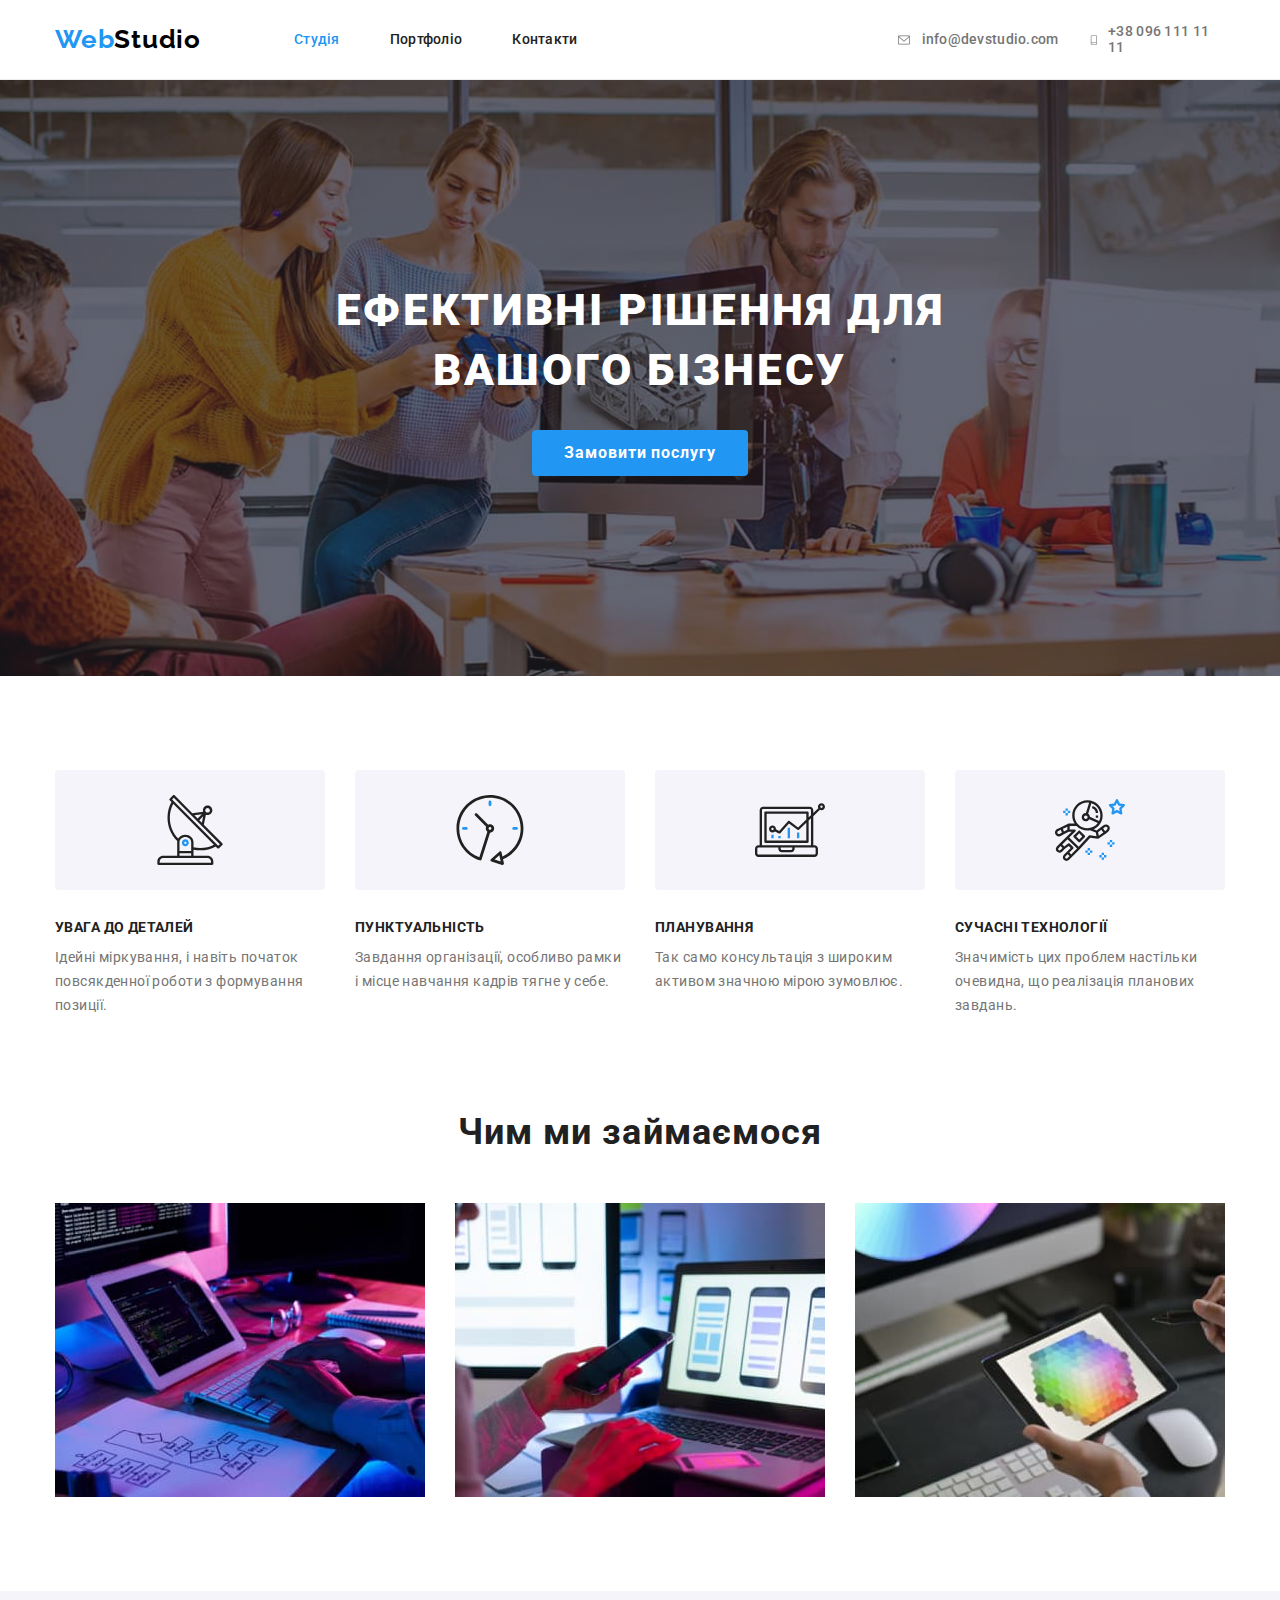
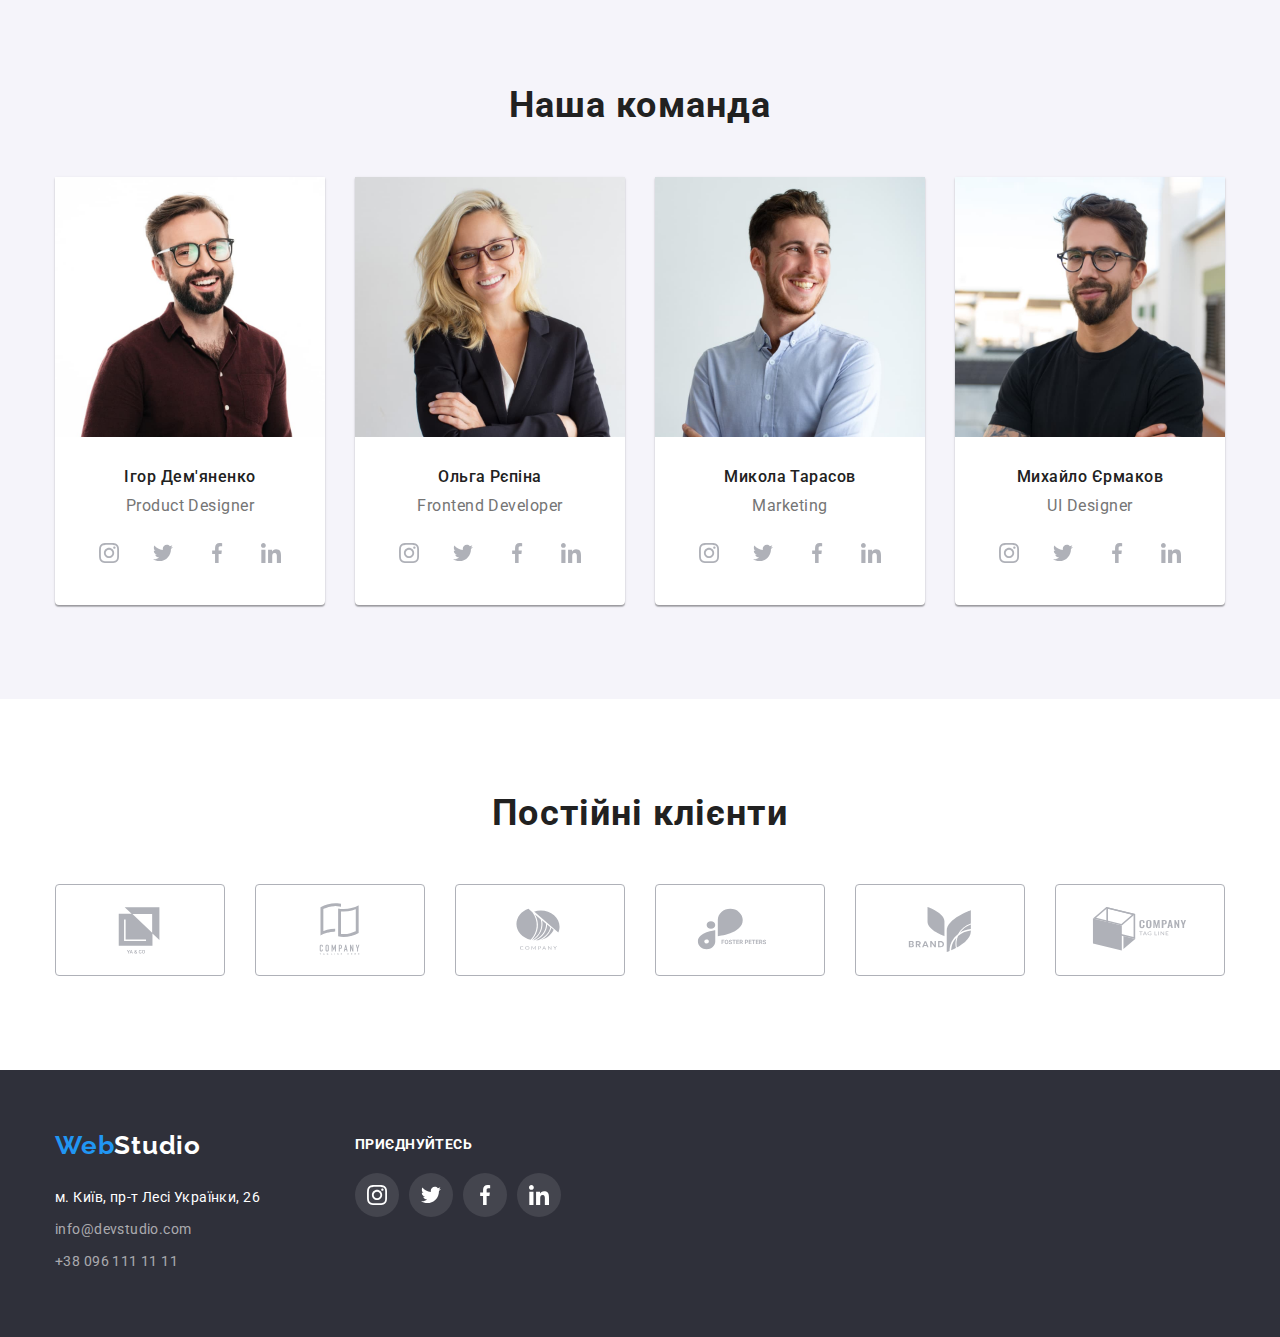
<file: index.html>
<!DOCTYPE html>
<html lang="uk">
<head>
    <meta charset="UTF-8">
    <meta http-equiv="X-UA-Compatible" content="IE=edge">
    <meta name="viewport" content="width=device-width, initial-scale=1.0">
    <title>Document</title>
    <link rel="stylesheet" href="./css/modern-normalize.css">
    <link rel="stylesheet" href="./css/style.css">
    <link href="https://fonts.googleapis.com/css2?family=Raleway:wght@700&family=Roboto:wght@400;500;700;900&display=swap" rel="stylesheet">
</head>
<body>

    <!--шапка сайту-->
    <header class="header">
        <div class="container main">
            <a class="logo link" href="/index.html">
                <span class="logo-left">Web</span><span class="studio">Studio</span> 
            </a>
            <nav class="nav">
                <ul class="nav-list list">
                    <li class="nav-item item"><a class="link first-link" href="index.html">Студія</a></li>
                    <li class="nav-item item"> <a class="link link-text" href="./portfolio.html" >Портфоліо</a></li>
                    <li class="nav-item item"> <a class="link link-text" href="index.html">Контакти</a></li>
                </ul>
            </nav>
            <div>
                <ul class="contact-list list">
                    <li class="contacts-item"><a class="link-icon" href="mailto:info@devstudio.com" target="_blank"
                        rel="noopener noreferrer" aria-label="link to email"> <svg width="16" height="12">
                        <use href="./images/symbol.svg#icon-envelope"></use></svg>info@devstudio.com</a>
                    </li>
                    <li class="contacts-item"> <a class="link-icon" href="tel:+38096111111" target="_blank" 
                        rel="noopener noreferrer" aria-label="link to phone"> <svg width="10" height="16">
                        <use href="./images/symbol.svg#icon-smartphone"></use></svg>+38 096 111 11 11</a>
                    </li>
                </ul>
            </div> 
        </div>
    </header>

    <!-- Hero -->

    <main>
        <section class="hero">
            <div class="container">
                <h1 class="hero-titel">Ефективні рішення для <br/> вашого бізнесу</h1>
                <button class="hero-button" type="button">Замовити послугу</button>
            </div>
        </section>
        
    <!-- About -->

        <section class="about section">
            <div class="container">
                <h2 class="visually-hidden">Про нас</h2>

                <ul class="section-list list">
                    <li class="item svg-item"> 
                        <div class="div-svg">
                            <svg class="advantages-icon" width="70" height="70">
                                <use href="./images/symbol.svg#icon-antena">
                            </svg>
                        </div>
                        <h3 class="about-item">Увага до деталей</h3> 
                        <p class="about-text">Ідейні міркування, і навіть початок повсякденної роботи з формування позиції.</p> 
                    </li>
                    <li class="item">
                        <div class="div-svg">
                            <svg class="advantages-icon" width="70" height="70">
                                <use href="./images/symbol.svg#icon-clock">
                            </svg>
                        </div> 
                        <h3 class="about-item">Пунктуальність</h3> 
                        <p class="about-text">Завдання організації, особливо рамки і місце навчання кадрів тягне у себе.</p> 
                    </li>
                    <li class="item">
                        <div class="div-svg">
                            <svg class="advantages-icon" width="70" height="70">
                                <use href="./images/symbol.svg#icon-diagram">
                            </svg>
                        </div> 
                        <h3 class="about-item">Планування</h3> 
                        <p class="about-text">Так само консультація з широким активом значною мірою зумовлює.</p> 
                    </li>
                    <li class="item">
                        <div class="div-svg">
                            <svg class="advantages-icon" width="70" height="70">
                                <use href="./images/symbol.svg#icon-astronaut">
                            </svg>
                        </div> 
                        <h3 class="about-item">Сучасні технологіЇ</h3> 
                        <p class="about-text">Значимість цих проблем настільки очевидна, що реалізація планових завдань.</p> 
                    </li>
                </ul>
            </div>
        </section>

        <section class="product section">
            <div class="container">
                <h2 class="product-titel">Чим ми займаємося</h2>
                <ul class="section-list list">
                    <li class="item">
                        <img src="./images/img.jpg" alt="Плануй" width="370" />
                    </li>
                    <li class="item">
                        <img src="./images/img1.jpg" alt="Розроби" width="370" />
                    </li>
                    <li class="item">
                        <img src="./images/img2.jpg" alt="Використовуй" width="370" />
                    </li>
                </ul>
            </div>
        </section>

        <section class="team team-section">
            <div class="container">
                <h2 class="product-titel">Наша команда</h2>
                <ul class="section-list list">
                    <li class="item">
                        <img src="./images/img3.jpg" alt="Розробник1" width="270" />
                        <div class="person">
                            <h3 class="team-item">Ігор Дем'яненко</h3>
                            <p class="team-text">Product Designer</p>
                            <ul class="team-icons">
                                <li>
                                    <a class="team-svg" href="https://www.instagram.com/lavashyk_official/" aria-label="Instagram">
                                        <svg class="team-icon" width="20" height="20">
                                            <use href="./images/symbol.svg#icon-instagram"></use>
                                        </svg>
                                    </a>
                                </li>
                                <li>
                                    <a class="team-svg" href="https://twitter.com/" aria-label="Twitter">
                                        <svg class="team-icon" width="20" height="20">
                                            <use href="./images/symbol.svg#icon-twitter"></use>
                                        </svg>
                                    </a>
                                </li>
                                <li>
                                    <a class="team-svg" href="https://www.facebook.com/" aria-label="Facebook">
                                        <svg class="team-icon" width="20" height="20">
                                            <use href="./images/symbol.svg#icon-facebook"></use>
                                        </svg>
                                    </a>
                                </li>
                                <li>
                                    <a class="team-svg" href="https://ua.linkedin.com/" aria-label="LinkedIn">
                                        <svg class="team-icon" width="20" height="20">
                                            <use href="./images/symbol.svg#icon-linkedin"></use>
                                        </svg>
                                    </a>
                                </li>
                            </ul>
                        </div>
                    </li>
                    <li class="item">
                        <img src="./images/img4.jpg" alt="Розробник2" width="270" />
                        <div class="person">
                            <h3 class="team-item">Ольга Рєпіна</h3>
                            <p class="team-text">Frontend Developer</p>
                            <ul class="team-icons">
                                <li>
                                    <a class="team-svg" href="https://www.instagram.com/lavashyk_official/" aria-label="Instagram">
                                        <svg class="team-icon" width="20" height="20">
                                            <use href="./images/symbol.svg#icon-instagram"></use>
                                        </svg>
                                    </a>
                                </li>
                                <li>
                                    <a class="team-svg" href="https://twitter.com/" aria-label="Twitter">
                                        <svg class="team-icon" width="20" height="20">
                                            <use href="./images/symbol.svg#icon-twitter"></use>
                                        </svg>
                                    </a>
                                </li>
                                <li>
                                    <a class="team-svg" href="https://www.facebook.com/" aria-label="Facebook">
                                        <svg class="team-icon" width="20" height="20">
                                            <use href="./images/symbol.svg#icon-facebook"></use>
                                        </svg>
                                    </a>
                                </li>
                                <li>
                                    <a class="team-svg" href="https://ua.linkedin.com/" aria-label="LinkedIn">
                                        <svg class="team-icon" width="20" height="20">
                                            <use href="./images/symbol.svg#icon-linkedin"></use>
                                        </svg>
                                    </a>
                                </li>
                            </ul>
                        </div>
                    </li>
                    <li class="item">
                        <img src="./images/img5.jpg" alt="Розробник3" width="270" />
                        <div class="person">
                            <h3 class="team-item">Микола Тарасов</h3>
                            <p class="team-text">Marketing</p>
                            <ul class="team-icons">
                                <li>
                                    <a class="team-svg" href="https://www.instagram.com/lavashyk_official/" aria-label="Instagram">
                                        <svg class="team-icon" width="20" height="20">
                                            <use href="./images/symbol.svg#icon-instagram"></use>
                                        </svg>
                                    </a>
                                </li>
                                <li>
                                    <a class="team-svg" href="https://twitter.com/" aria-label="Twitter">
                                        <svg class="team-icon" width="20" height="20">
                                            <use href="./images/symbol.svg#icon-twitter"></use>
                                        </svg>
                                    </a>
                                </li>
                                <li>
                                    <a class="team-svg" href="https://www.facebook.com/" aria-label="Facebook">
                                        <svg class="team-icon" width="20" height="20">
                                            <use href="./images/symbol.svg#icon-facebook"></use>
                                        </svg>
                                    </a>
                                </li>
                                <li>
                                    <a class="team-svg" href="https://ua.linkedin.com/" aria-label="LinkedIn">
                                        <svg class="team-icon" width="20" height="20">
                                            <use href="./images/symbol.svg#icon-linkedin"></use>
                                        </svg>
                                    </a>
                                </li>
                            </ul>
                        </div>
                    </li>
                    <li class="item">
                        <img src="./images/img6.jpg" alt="Розробник4" width="270" />
                        <div class="person">
                            <h3 class="team-item">Михайло Єрмаков</h3>
                            <p class="team-text">UI Designer</p>
                            <ul class="team-icons">
                                <li>
                                    <a class="team-svg" href="https://www.instagram.com/lavashyk_official/" aria-label="Instagram">
                                        <svg class="team-icon" width="20" height="20">
                                            <use href="./images/symbol.svg#icon-instagram"></use>
                                        </svg>
                                    </a>
                                </li>
                                <li>
                                    <a class="team-svg" href="https://twitter.com/" aria-label="Twitter">
                                        <svg class="team-icon" width="20" height="20">
                                            <use href="./images/symbol.svg#icon-twitter"></use>
                                        </svg>
                                    </a>
                                </li>
                                <li>
                                    <a class="team-svg" href="https://www.facebook.com/" aria-label="Facebook">
                                        <svg class="team-icon" width="20" height="20">
                                            <use href="./images/symbol.svg#icon-facebook"></use>
                                        </svg>
                                    </a>
                                </li>
                                <li>
                                    <a class="team-svg" href="https://ua.linkedin.com/" aria-label="LinkedIn">
                                        <svg class="team-icon" width="20" height="20">
                                            <use href="./images/symbol.svg#icon-linkedin"></use>
                                        </svg>
                                    </a>
                                </li>
                            </ul>
                        </div>
                    </li>
                </ul>
            </div>
        </section>


        <section class="clients section">
            <div class="container">
            <h2 class="product-titel">Постійні клієнти</h2>
                <ul class="section-list list">
                    <li class="item">
                        <a class="clients-svg" href="#" aria-label="Company1">
                        <svg class="clients-icon" width="106" height="60">
                            <use href="./images/symbol.svg#icon-Logo1"></use>
                        </svg>
                        </a>
                    </li>
                    <li class="item">
                        <a class="clients-svg" href="#" aria-label="Company2">
                            <svg class="clients-icon" width="106" height="60">
                                <use href="./images/symbol.svg#icon-Logo2"></use>
                            </svg>
                        </a>
                    </li>
                    <li class="item">
                        <a class="clients-svg" href="#" aria-label="Company3">
                            <svg class="clients-icon" width="106" height="60">
                                <use href="./images/symbol.svg#icon-Logo3"></use>
                            </svg>
                        </a>
                    </li>
                    <li class="item">
                        <a class="clients-svg" href="#" aria-label="Company4">
                            <svg class="clients-icon" width="106" height="60">
                                <use href="./images/symbol.svg#icon-Logo4"></use>
                            </svg>
                        </a>
                    </li>
                    <li class="item">
                        <a class="clients-svg" href="#" aria-label="Company5">
                            <svg class="clients-icon" width="106" height="60">
                                <use href="./images/symbol.svg#icon-Logo5"></use>
                            </svg>
                        </a>
                    </li>
                    <li class="clients-item list-item">
                        <a class="clients-svg" href="#" aria-label="Company6">
                            <svg class="clients-icon" width="106" height="60">
                                <use href="./images/symbol.svg#icon-Logo6"></use>
                            </svg>
                        </a>
                    </li>
                </ul>
            </div>
        </section>
    </main>
    <!-- Футер -->
    <footer class="footer">
        <div class="container footer-container">
            <div>
                <div class="div-logo">
                <a class="logo" href="/index.html">
                    <span class="logo-left-footer">Web</span><span class="studio-footer">Studio</span>
                </a>
                </div>
                <address class="address-list"> 
                    <a class="footer-link address" href="https://goo.gl/maps/TMibXyuG7LxRnU1eA" target="_blank" rel="noopener noreferrer">м. Київ, пр-т Лесі Українки, 26</a><br>
                    <a class="footer-link email" href="mailto:info@devstudio.com">info@devstudio.com</a><br>
                    <a class="footer-link phone" href="tel:+380961111111">+38 096 111 11 11</a>
                </address>
            </div>
        

            <div class="social-media">
                <h4 class="social-title">приєднуйтесь</h4>
                <ul class="social-icons">
                    <li>
                        <a class="link-svg" href="https://www.instagram.com/lavashyk_official/" aria-label="Instagram">
                        <svg class="social-icon" width="20" height="20">
                            <use href="./images/symbol.svg#icon-instagram"></use>
                        </svg>
                        </a>
                    </li>
                    <li>
                        <a class="link-svg" href="https://twitter.com/" aria-label="Twitter">
                        <svg class="social-icon" width="20" height="20">
                            <use href="./images/symbol.svg#icon-twitter"></use>
                        </svg>
                        </a>
                    </li>
                    <li>
                        <a class="link-svg" href="https://www.facebook.com/" aria-label="Facebook">
                        <svg class="social-icon" width="20" height="20">
                            <use href="./images/symbol.svg#icon-facebook"></use>
                        </svg>
                        </a>
                    </li>
                    <li>
                        <a class="link-svg" href="https://ua.linkedin.com/" aria-label="LinkedIn">
                        <svg class="social-icon" width="20" height="20">
                            <use href="./images/symbol.svg#icon-linkedin"></use>
                        </svg>
                        </a>
                    </li>
                </ul>
            </div>
        </div>
    </footer>
</body>
</html>
</file>
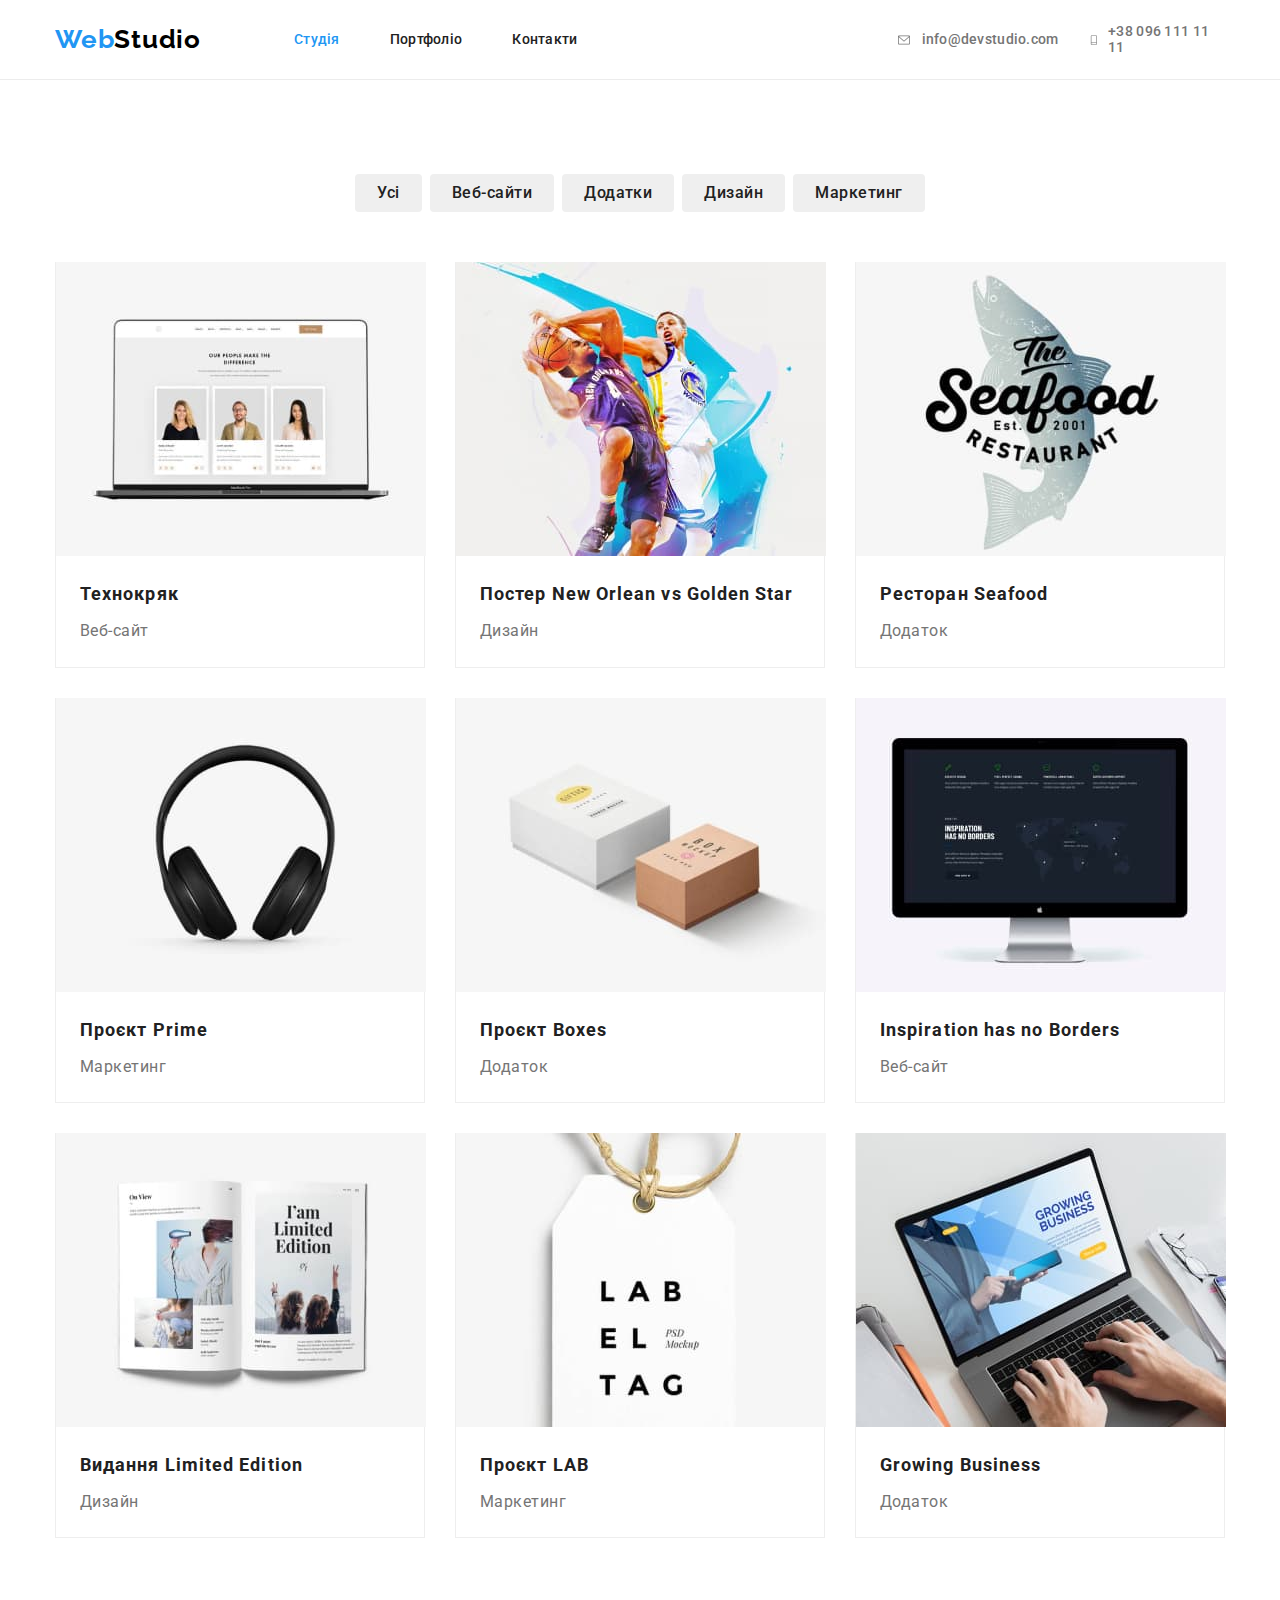
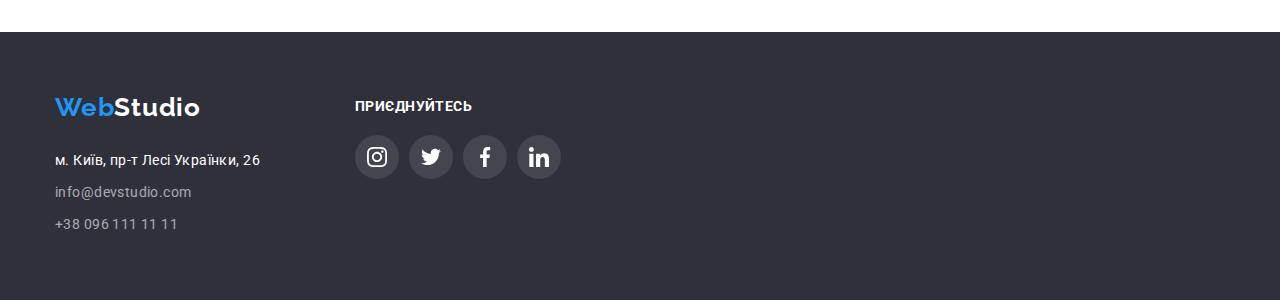
<file: portfolio.html>
<!DOCTYPE html>
<html lang="uk">
<head>
    <meta charset="UTF-8">
    <meta http-equiv="X-UA-Compatible" content="IE=edge">
    <meta name="viewport" content="width=device-width, initial-scale=1.0">
    <title>Document</title>
    <link rel="stylesheet" href="./css/modern-normalize.css">
    <link rel="stylesheet" href="./css/style.css">
    <link href="https://fonts.googleapis.com/css2?family=Raleway:wght@700&family=Roboto:wght@400;500;700;900&display=swap" rel="stylesheet">
</head>
<body>

    <!--шапка сайту-->
    <header class="header">
      <div class="container main">
          <a class="logo link" href="/index.html">
              <span class="logo-left">Web</span><span class="studio">Studio</span> 
          </a>
          <nav class="nav">
              <ul class="nav-list list">
                  <li class="nav-item item"><a class="link first-link" href="index.html">Студія</a></li>
                  <li class="nav-item item"> <a class="link link-text" href="./portfolio.html" >Портфоліо</a></li>
                  <li class="nav-item item"> <a class="link link-text" href="index.html">Контакти</a></li>
              </ul>
          </nav>
          <div>
              <ul class="contact-list list">
                  <li class="contacts-item"><a class="link-icon" href="mailto:info@devstudio.com" target="_blank"
                      rel="noopener noreferrer" aria-label="link to email"> <svg width="16" height="12">
                      <use href="./images/symbol.svg#icon-envelope"></use></svg>info@devstudio.com</a>
                  </li>
                  <li class="contacts-item"> <a class="link-icon" href="tel:+38096111111" target="_blank" 
                      rel="noopener noreferrer" aria-label="link to phone"> <svg width="10" height="16">
                      <use href="./images/symbol.svg#icon-smartphone"></use></svg>+38 096 111 11 11</a>
                  </li>
              </ul>
          </div> 
      </div>
  </header>
   <!-- Головне -->
    <main>
      <section class="portfolio">
        <div class="port container">
          <h1 class="visually-hidden">Портфоліо</h1>
          <ul class="portfolio-item">
            <li class="tab-item"><button type="button" class="button-portfolio">Усі</button></li>
            <li class="tab-item"><button type="button" class="button-portfolio">Веб-сайти</button></li>
            <li class="tab-item"><button type="button" class="button-portfolio">Додатки</button></li>
            <li class="tab-item"><button type="button" class="button-portfolio">Дизайн</button></li>
            <li class="tab-item"><button type="button" class="button-portfolio">Маркетинг</button></li>
          </ul>
          <ul class="portfolio-projects">
            <li class="project-item block">
              <a href="#">
              <img src="./images/portfolio.jpg" alt="Технокряк" width="370">
              <div class="project-wrap">
                <h2 class="portfolio-title">Технокряк</h2>
                <p class="portfolio-desc">Веб-сайт</p>
              </div>
            </a>
            </li>
            <li class="project-item block">
              <a href="#">
              <img src="./images/portfolio1.jpg" alt="Постер New Orlean" width="370">
                <div class="project-wrap">
                  <h2 class="portfolio-title">Постер New Orlean vs Golden Star</h2>
                  <p class="portfolio-desc">Дизайн</p>
                </div>
              </a>
            </li>
            <li class="project-item block">
              <a href="#">
                <img src="./images/portfolio2.jpg" alt="Ресторан Seafood" width="370">
                <div class="project-wrap">
                  <h2 class="portfolio-title">Ресторан Seafood</h2>
                  <p class="portfolio-desc">Додаток</p>
                </div>
              </a>
            </li>
            <li class="project-item block">
              <a href="#">
                <img src="./images/portfolio3.jpg" alt="Проєкт Prime" width="370">
                <div class="project-wrap">
                  <h2 class="portfolio-title">Проєкт Prime</h2>
                  <p class="portfolio-desc">Маркетинг</p>
                </div>
              </a>
            </li>
            <li class="project-item block">
              <a href="#">
                <img src="./images/portfolio4.jpg" alt="Проєкт Boxes" width="370">
                <div class="project-wrap">
                  <h2 class="portfolio-title">Проєкт Boxes</h2>
                  <p class="portfolio-desc">Додаток</p>
                </div>
             </a>
            </li>
            <li class="project-item block">
              <a href="#">
                <img src="./images/portfolio5.jpg" alt="Inspiration has no Borders" width="370">
                <div class="project-wrap">
                  <h2 class="portfolio-title">Inspiration has no Borders</h2>
                  <p class="portfolio-desc">Веб-сайт</p>
                </div>
              </a>
            </li>
            <li class="project-item block">
              <a href="#">
                <img src="./images/portfolio6.jpg" alt="Видання Limited Edition" width="370">
                <div class="project-wrap">
                  <h2 class="portfolio-title">Видання Limited Edition</h2>
                  <p class="portfolio-desc">Дизайн</p>
                </div>
              </a>
            </li>
            <li class="project-item block">
              <a href="#">
                <img src="./images/portfolio7.jpg" alt="Проєкт LAB" width="370" />
                <div class="project-wrap">
                  <h2 class="portfolio-title">Проєкт LAB</h2>
                  <p class="portfolio-desc">Маркетинг</p>
                </div>
              </a>  
            </li>
            <li class="project-item block">
              <a href="#">
                <img src="./images/portfolio8.jpg" alt="Growing Business" width="370" />
                <div class="project-wrap">
                  <h2 class="portfolio-title">Growing Business</h2>
                  <p class="portfolio-desc">Додаток</p>
                </div>
              </a>
            </li>
          </ul>
        </div>
      </section>
    </main>
    <!-- Футер -->
    <footer class="footer">
      <div class="container footer-container">
          <div>
              <div class="div-logo">
              <a class="logo" href="/index.html">
                  <span class="logo-left-footer">Web</span><span class="studio-footer">Studio</span>
              </a>
              </div>
              <address class="address-list"> 
                  <a class="footer-link address" href="https://goo.gl/maps/TMibXyuG7LxRnU1eA" target="_blank" rel="noopener noreferrer">м. Київ, пр-т Лесі Українки, 26</a><br>
                  <a class="footer-link email" href="mailto:info@devstudio.com">info@devstudio.com</a><br>
                  <a class="footer-link phone" href="tel:+380961111111">+38 096 111 11 11</a>
              </address>
          </div>
      

          <div class="social-media">
              <h4 class="social-title">приєднуйтесь</h4>
              <ul class="social-icons">
                  <li>
                      <a class="link-svg" href="https://www.instagram.com/lavashyk_official/" aria-label="Instagram">
                      <svg class="social-icon" widht="20" height="20">
                          <use href="./images/symbol.svg#icon-instagram"></use>
                      </svg>
                      </a>
                  </li>
                  <li>
                      <a class="link-svg" href="https://twitter.com/" aria-label="Twitter">
                      <svg class="social-icon" widht="20" height="20">
                          <use href="./images/symbol.svg#icon-twitter"></use>
                      </svg>
                      </a>
                  </li>
                  <li>
                      <a class="link-svg" href="https://www.facebook.com/" aria-label="Facebook">
                      <svg class="social-icon" widht="20" height="20">
                          <use href="./images/symbol.svg#icon-facebook"></use>
                      </svg>
                      </a>
                  </li>
                  <li>
                      <a class="link-svg" href="https://ua.linkedin.com/" aria-label="LinkedIn">
                      <svg class="social-icon" widht="20" height="20">
                          <use href="./images/symbol.svg#icon-linkedin"></use>
                      </svg>
                      </a>
                  </li>
              </ul>
          </div>
      </div>
  </footer>
</body>
</html>
</file>
<file: css/style.css>
:root {
  --main-color-title: #212121;
  --main-color-text: #757575;
  --accent-color: #2196F3;
  --additional-color: rgba(255, 255, 255, 0.6);
  --black-color: #000000;
  --main-background-color: #fff;
  --header-bg: #ECECEC;
  --additional-bg: #2F303A;
  --light-background-color: #F5F4FA;
  --link-color: #afb1b8
}


body {
  background-color: var(--main-background-color);
    color: var(--main-color-text);
    font-family: 'Roboto', sans-serif;
    letter-spacing: 0.03em;
    font-size: 14px;
}

h1,
h2,
h3,
h4,
h5,
h6,
p,
ul {
    margin-top: 0;
    margin-bottom: 0;
    padding-right: 0;
    padding-left: 0;
}

a {
  text-decoration: none;
}

ul,
li {
    list-style: none;
    padding: 0;
    margin: 0;
}

address {
  font-style: normal;
}

button {
  font-family: inherit;
  margin: 0;
  padding: 0;
  cursor: pointer;
}

p {
  margin: 0;
}

img {
  display: block;
}

.visually-hidden {
  position: absolute;
  width: 1px;
  height: 1px;
  margin: -1px;
  border: 0;
  padding: 0;
  white-space: nowrap;
  clip-path: inset (100%);
  clip: rect(0 0 0 0);
  overflow: hidden;
}

.container {
  margin-right: auto;
  margin-left: auto;
  width: 1200px;
  padding-right: 15px;
  padding-left: 15px;
}

.section {
  padding-top: 94px;
  padding-bottom: 94px;
}

.container.main {
  display: flex;
  align-items: center;
}

.container .list {
  display: flex;
}

.nav-list {
  display: flex;
}


/* header */


.header {
  border-bottom-width: 1px;
  border-bottom-style: solid;
  border-bottom-color: var(--header-bg);
}

.main {
  display: flex;
  align-items: center;
}

.logo {
  display: block;
  margin-right: 93px;
  font-family: "Raleway", sans-serif;
  font-weight: 700;
  font-size: 26px;
  line-height: 1.2;
  letter-spacing: 0.03em;
  color: var(--main-color-title);
}
.logo-left {
  color: var(--accent-color);
}

.studio {
    color: var(--black-color);
}

.logo-header {
    margin-right: 93px;
}

.nav-list {
    display: flex;
    align-items: center;
    gap: 50px;
}
.link-text {
  color: var(--main-color-title);
}

.nav-item {
  position: relative;
  padding: 32px 0;
  font-weight: 500;
  line-height: 1.1;
  letter-spacing: 0.02em;
}

.contact-list {
    display: flex;
    align-items: center;
    gap: 30px;
    margin-left: 318px;
}

.contacts-item {
    display: flex;
    align-content: space-between;
    align-items: center;
    font-weight: 500;
    line-height: 1.1;
    letter-spacing: 0.02em;
    color: var(--main-color-title);
}

.link-icon {
    display: flex;
    align-items: center;
    gap: 10px;
    color: var(--main-color-text);
    fill: var(--main-color-text);
}

.nav-list .link:hover,
.nav-list .link:focus {
  color: var(--accent-color);
}

.contacts-item :hover,
.contacts-item :focus {
  color: var(--accent-color);
  fill: var(--accent-color);
}

.first-link {
  color: #2196f3;
}

/* hero */

.hero {
  max-height: 600px;
  max-width: 1600px;
  text-align: center;
  margin: 0 auto;
  padding: 200px 0;
  background-image: linear-gradient(rgba(47, 48, 58, 0.4), 
  rgba(47, 48, 58, 0.4)), url('../images/img-bg.jpg');
  background-position: center;
  background-size: cover;
  background-color: var(--additional-bg);
}

.hero-titel {
  width: 696px;
  margin: 0 auto;
  margin-bottom: 30px;
  font-weight: 900;
  font-size: 44px;
  line-height: 60px;
  letter-spacing: 0.06em;
  text-transform: uppercase;
  color: var(--main-background-color);
}

.hero-button {
  display: inline-block;
  padding-top: 10px;
  padding-right: 32px;
  padding-bottom: 10px;
  padding-left: 32px;
  cursor: pointer;
  outline: none;
  border: none;
  border-radius: 4px;
  font-weight: 700;
  font-size: 16px;
  line-height: 1.625;
  align-items: center;
  text-align: center;
  letter-spacing: 0.06em;
  color: var(--main-background-color);
  background-color: var(--accent-color);;
  font-family: inherit;
}

.hero-button:hover,
.hero-button:active,
.hero-button:focus {
    color: var(--main-background-color);
    background-color: var(--accent-color);
}

/* about */

section.about {
  padding-bottom: 0px;
}

.svg-item {
  width: calc((100% - 3 * 30px)/4);
}

.div-svg {
  display: flex;
    align-items: center;
    justify-content: center;
    margin-bottom: 30px;
    height: 120px;
    background-color: var(--light-background-color);
    border-radius: 4px;
}

.section-list {
  display: flex;
  flex-wrap: wrap;
  justify-content: center;
  column-gap: 30px;
}

.about-item {
  margin-bottom: 10px;
  color: var(--main-color-title);
  font-weight: 700;
  font-size: 14px;
  line-height: 1.14;
  letter-spacing: 0.03em;
  text-transform: uppercase;
}

.product-titel {
  margin-bottom: 50px;
  color: var(--main-color-title);
  font-weight: 700;
  font-size: 36px;
  line-height: 1,16;
  text-align: center;
  letter-spacing: 0.03em;
}

.about-text {
  width: 270px;
    line-height: 1.7;
    color: var(--main-color-text);
}

.team-section {
  background-color: #F5F4FA;
  padding: 94px 0;
}

.team .item {
  background-color: var(--main-background-color);
  box-shadow: 0px 1px 3px rgba(0, 0, 0, 0.12), 0px 1px 1px rgba(0, 0, 0, 0.14), 0px 2px 1px rgba(0, 0, 0, 0.2);
  border-radius: 0px 0px 4px 4px;
}

.person {
  padding: 30px 0;
}

.team-item{
  margin-bottom: 10px;
  color: var(--main-color-title);
  font-weight: 500;
  font-size: 16px;
  line-height: 19px;
  text-align: center;
  letter-spacing: 0.03em;
}

.team-text {

  font-size: 16px;
  line-height: 19px;
  text-align: center;
  letter-spacing: 0.03em;
  color: var(--main-color-text);
}

.team-icons {
  display: flex;
  justify-content: center;
  flex-wrap: nowrap;
  max-width: 300px;
  padding-top: 16px;
  gap: 10px;
}

.team-svg {
  display: flex;
  justify-content: center;
  align-items: center;
  background-color: transparent;
  width: 44px;
  height: 44px;
  border-radius: 50%;
}

.team-icon {
  fill: var(--link-color);
}


.team-svg:hover .team-icon,
.team-svg:focus .team-icon {
  fill: var(--main-background-color);
}
.team-svg:hover,
.team-svg:focus {
  background-color: var(--accent-color);
}

/* section client */

.clients-svg {
  display: flex;
  justify-content: center;
  align-items: center;
  width: 170px;
  height: 92px;
  border: 1px solid var(--link-color);
  border-radius: 4px;
}

.clients-icon {
  width: 106px;
  height: 60px;
  fill: var(--link-color);
}

.clients-svg:hover{
  border: 1px solid var(--accent-color);
}

.clients-svg:hover .clients-icon,
.clients-svg:focus .clients-icon {
  fill: var(--accent-color);
}


/* footer */

.footer {
  background-color: var(--additional-bg);
  padding-bottom: 60px;
  padding-top: 60px;
}

.footer-container {
  display: flex;
  gap: 70px;
}

.div-logo {
  max-width: 230px;
  margin-bottom: 20px;
}

.address-list {
  max-width: 230px;
  flex-direction: column;
  text-align: left;
  gap: 9px;
}

.logo-left-footer {
  color: var(--accent-color);
}

.studio-footer {
  color: var(--main-background-color);
}

.address-list {
  font-size: 14px;
  line-height: 32px;
  letter-spacing: 0.03em;
  text-decoration: none;
  color: var(--main-background-color);
}
.address-list .address {
  color: var(--main-background-color);
}

.footer-link:hover,
.footer-link:focus {
  color: var(--accent-color);
}

.email,
.phone {
    color: rgba(255, 255, 255, 0.6);
}

.social-title {
  font-weight: 700;
  font-size: 14px;
  line-height: 1.14;
  text-transform: uppercase;
  color: var(--main-background-color);
  margin-bottom: 20px;
  padding-top: 7px;
}
.social-media {
  max-width: 300px;
}

.social-icons {
  display: flex;
  flex-wrap:nowrap;
  max-width: 300px;
  gap: 10px;
}

.link-svg {
  display: flex;
  justify-content: center;
  align-items: center;
  background-color: rgba(255, 255, 255, 0.1);
  width: 44px;
  height: 44px;
  border-radius: 50%;
}

.social-icon {
  width: 20px;
  height: 20px;
  fill: var(--main-background-color);
}

.link-svg:hover,
.link-svg:focus {
  background-color: var(--accent-color);
}


/* portfolio */
.portfolio {
  text-decoration: none;
  font-size: 16px;
  line-height: 1.9;
  letter-spacing: 0.03em;
  padding-top: 94px;
  padding-bottom: 94px;
}

.portfolio-item {
  display: flex;
  justify-content: center;
  margin: 0 auto 50px auto;
}

.tab-item {
  margin-right: 8px;
}

.tab-item:last-child {
  margin-right: 0;
}

.button-portfolio {
  padding: 6px 22px;
  font-weight: 500;
  font-size: 16px;
  line-height: 1.6;
  text-align: center;
  color: var(--main-color-title);
  border-radius: 4px;
}

.button-portfolio:hover,
.button-portfolio:focus {
    color: var(--main-background-color);
    background-color: var(--accent-color);
    box-shadow: 0px 3px 1px rgba(0, 0, 0, 0.1), 0px 1px 2px rgba(0, 0, 0, 0.08), 0px 2px 2px rgba(0, 0, 0, 0.12);
    border-radius: 4px;
}

.portfolio-projects {
  display: flex;
  flex-wrap: wrap;
  gap: 30px;
}

.block {
  box-sizing: border-box;
  border-right: 1px solid #EEEEEE;
  border-bottom: 1px solid #EEEEEE;
  border-left: 1px solid #EEEEEE;
  max-width: 370px;
  min-height: 404px;
  background-color: var(--main-background-color);
}

.block:hover, 
.block:focus {
  box-shadow: 0px 1px 1px rgba(0, 0, 0, 0.12), 0px 4px 4px rgba(0, 0, 0, 0.06), 1px 4px 6px rgba(0, 0, 0, 0.16);
}

.button-portfolio {
  border: 0;
  font-weight: 500;
  font-size: 16px;
  line-height: 1.62;
  color: var(--main-color-title);
  
  text-align: center;
  letter-spacing: 0.03em;
}

.button-portfolio:hover,
.button-portfolio:focus {
  color: var(--main-background-color);
  background-color: var(--accent-color);
}

.portfolio-title {
  margin-bottom: 4px;
  font-weight: 700;
  font-size: 18px;
  line-height: 2;
  letter-spacing: 0.06em;
  color: var(--main-color-title);
}

.project-wrap {
  padding: 20px 24px;
}

.portfolio-desc {
  font-size: 16px;
  line-height: 1.9;
  color: var(--main-color-text);
}

.portfolio-button:hover,
.portfolio-button:focus {
  color: var(--main-background-color);
  background-color: var(--accent-color);
}
</file>
